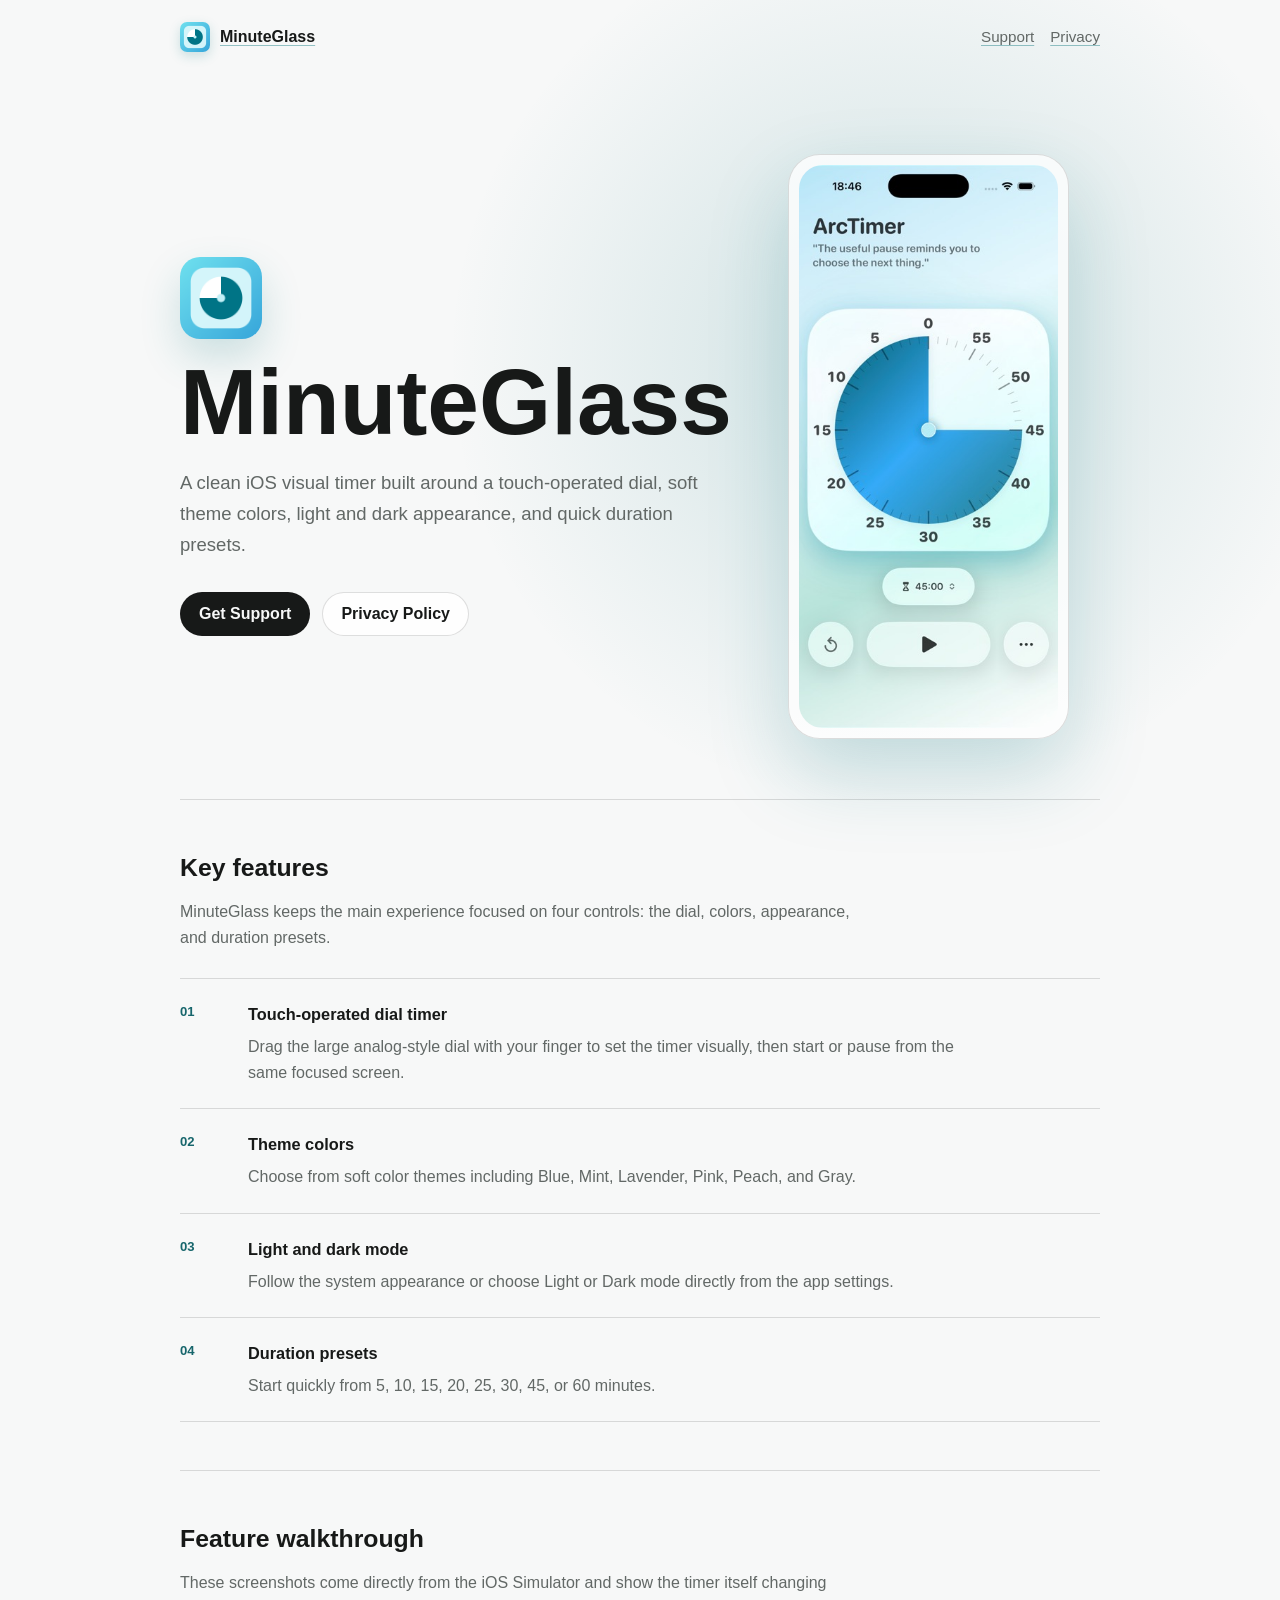
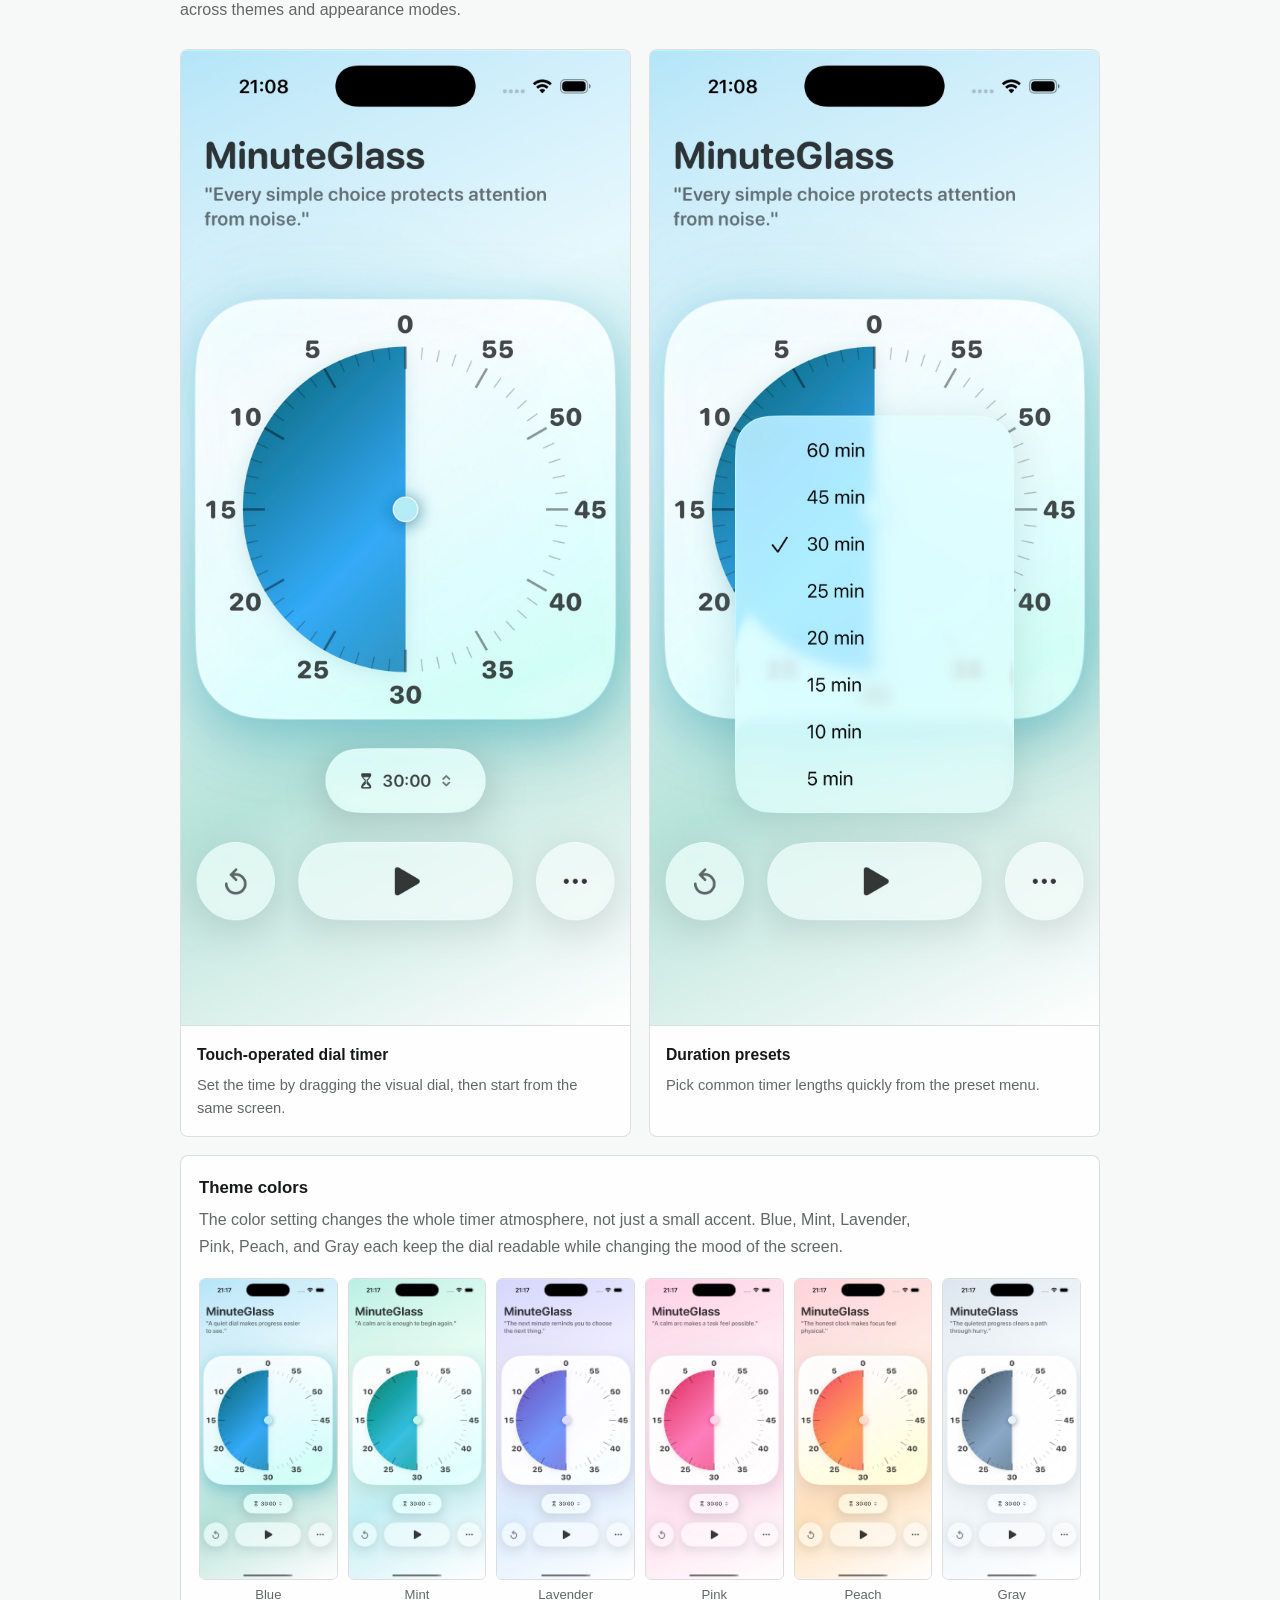
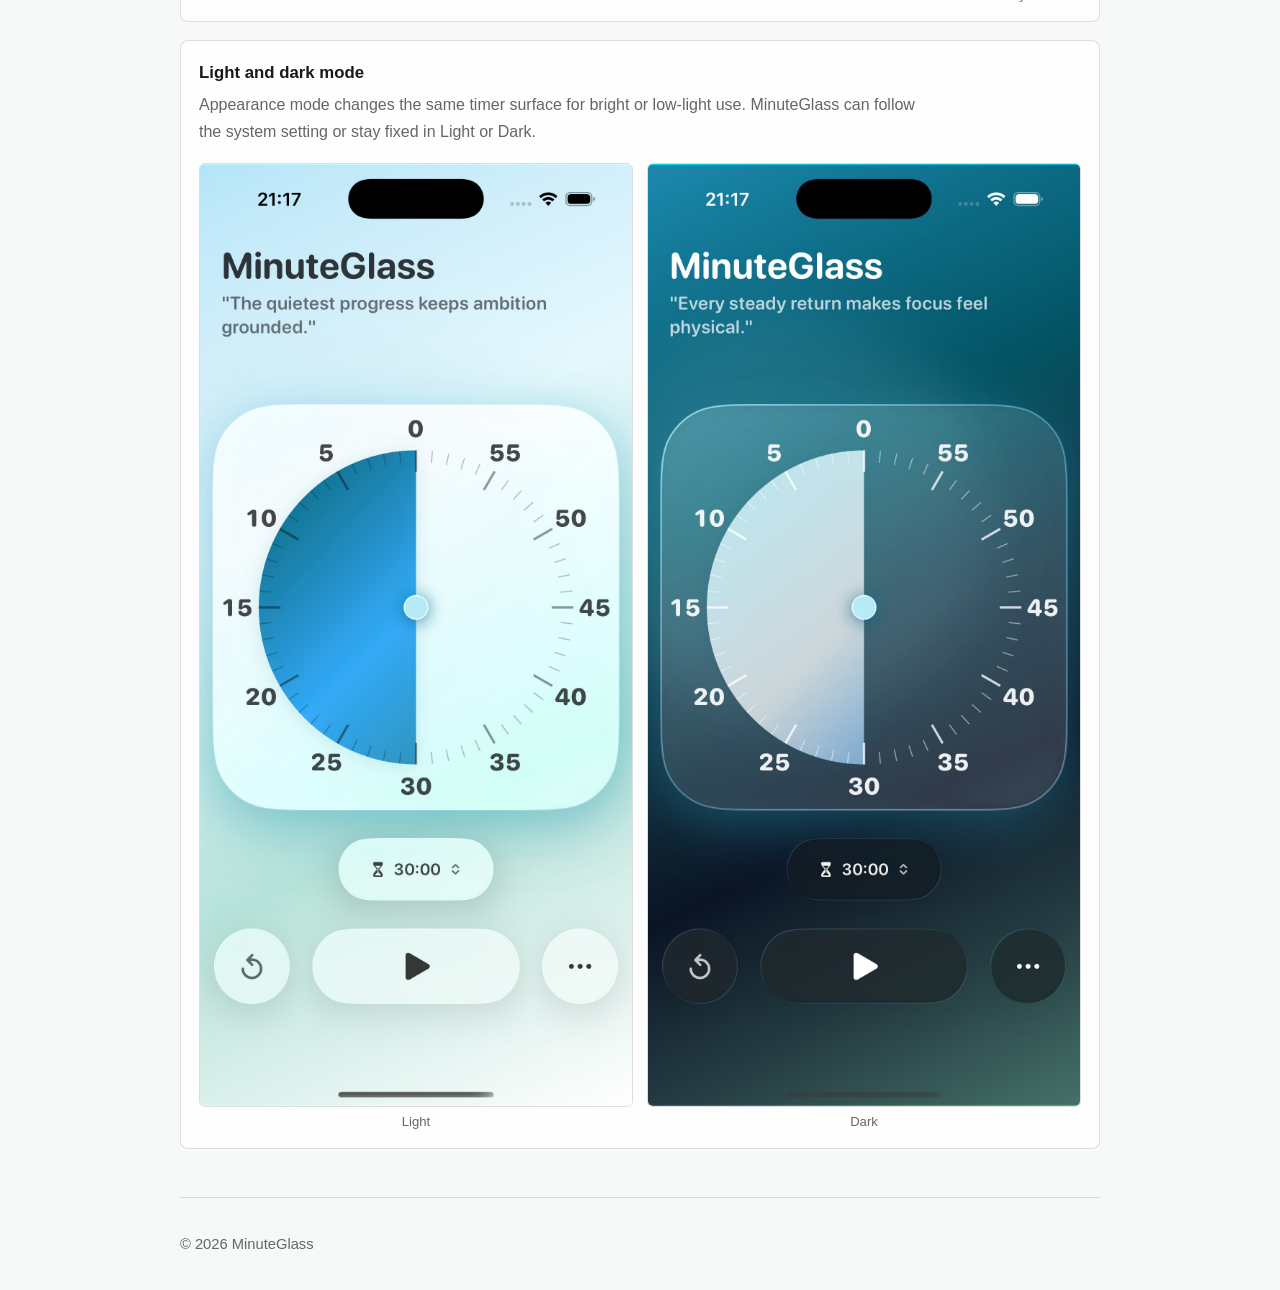
<file: index.html>
<!doctype html>
<html lang="en">
  <head>
    <meta charset="utf-8">
    <meta name="viewport" content="width=device-width, initial-scale=1">
    <title>MinuteGlass</title>
    <meta name="description" content="MinuteGlass is a clean iOS visual timer with a touch-operated dial, theme colors, light and dark mode, and quick presets.">
    <link rel="icon" href="./assets/icons/app-icon-120.png">
    <link rel="apple-touch-icon" href="./assets/icons/app-icon-180.png">
    <link rel="stylesheet" href="./styles.css">
  </head>
  <body>
    <header class="shell nav">
      <a class="brand" href="./index.html" aria-label="MinuteGlass home">
        <img class="app-icon-small" src="./assets/icons/app-icon-120.png" alt="" aria-hidden="true">
        <span>MinuteGlass</span>
      </a>
      <nav class="links" aria-label="Main navigation">
        <a href="./support.html">Support</a>
        <a href="./privacy.html">Privacy</a>
      </nav>
    </header>

    <main class="shell">
      <section class="hero">
        <div>
          <img class="app-icon-large" src="./assets/icons/app-icon-180.png" alt="" aria-hidden="true">
          <h1>MinuteGlass</h1>
          <p class="lede">A clean iOS visual timer built around a touch-operated dial, soft theme colors, light and dark appearance, and quick duration presets.</p>
          <div class="actions">
            <a class="button primary" href="./support.html">Get Support</a>
            <a class="button" href="./privacy.html">Privacy Policy</a>
          </div>
        </div>
        <figure class="phone-shot">
          <img src="./assets/screenshots/minuteglass-main.jpg" alt="MinuteGlass main screen showing a visual timer dial set to 45 minutes.">
        </figure>
      </section>

      <section class="section">
        <div class="section-heading">
          <h2>Key features</h2>
          <p>MinuteGlass keeps the main experience focused on four controls: the dial, colors, appearance, and duration presets.</p>
        </div>
        <div class="feature-list" aria-label="MinuteGlass feature list">
          <article class="feature-row">
            <span class="feature-index">01</span>
            <div>
              <h3>Touch-operated dial timer</h3>
              <p>Drag the large analog-style dial with your finger to set the timer visually, then start or pause from the same focused screen.</p>
            </div>
          </article>
          <article class="feature-row">
            <span class="feature-index">02</span>
            <div>
              <h3>Theme colors</h3>
              <p>Choose from soft color themes including Blue, Mint, Lavender, Pink, Peach, and Gray.</p>
            </div>
          </article>
          <article class="feature-row">
            <span class="feature-index">03</span>
            <div>
              <h3>Light and dark mode</h3>
              <p>Follow the system appearance or choose Light or Dark mode directly from the app settings.</p>
            </div>
          </article>
          <article class="feature-row">
            <span class="feature-index">04</span>
            <div>
              <h3>Duration presets</h3>
              <p>Start quickly from 5, 10, 15, 20, 25, 30, 45, or 60 minutes.</p>
            </div>
          </article>
        </div>
      </section>

      <section class="section">
        <div class="section-heading">
          <h2>Feature walkthrough</h2>
          <p>These screenshots come directly from the iOS Simulator and show the timer itself changing across themes and appearance modes.</p>
        </div>
        <div class="screenshot-grid two-up">
          <figure class="screenshot-card">
            <img src="./assets/screenshots/features/01-dial-timer.jpg" alt="MinuteGlass main screen with a large touch-operated analog-style dial timer." loading="lazy" decoding="async">
            <figcaption>
              <strong>Touch-operated dial timer</strong>
              <span>Set the time by dragging the visual dial, then start from the same screen.</span>
            </figcaption>
          </figure>
          <figure class="screenshot-card">
            <img src="./assets/screenshots/features/04-presets.jpg" alt="MinuteGlass duration preset menu showing 5 to 60 minute options." loading="lazy" decoding="async">
            <figcaption>
              <strong>Duration presets</strong>
              <span>Pick common timer lengths quickly from the preset menu.</span>
            </figcaption>
          </figure>
        </div>

        <article class="showcase-panel">
          <div class="showcase-copy">
            <h3>Theme colors</h3>
            <p>The color setting changes the whole timer atmosphere, not just a small accent. Blue, Mint, Lavender, Pink, Peach, and Gray each keep the dial readable while changing the mood of the screen.</p>
          </div>
          <div class="theme-grid" aria-label="MinuteGlass theme color examples">
            <figure class="theme-shot">
              <img src="./assets/screenshots/themes/blue.jpg" alt="MinuteGlass timer using the Blue theme." loading="lazy" decoding="async">
              <figcaption>Blue</figcaption>
            </figure>
            <figure class="theme-shot">
              <img src="./assets/screenshots/themes/mint.jpg" alt="MinuteGlass timer using the Mint theme." loading="lazy" decoding="async">
              <figcaption>Mint</figcaption>
            </figure>
            <figure class="theme-shot">
              <img src="./assets/screenshots/themes/lavender.jpg" alt="MinuteGlass timer using the Lavender theme." loading="lazy" decoding="async">
              <figcaption>Lavender</figcaption>
            </figure>
            <figure class="theme-shot">
              <img src="./assets/screenshots/themes/pink.jpg" alt="MinuteGlass timer using the Pink theme." loading="lazy" decoding="async">
              <figcaption>Pink</figcaption>
            </figure>
            <figure class="theme-shot">
              <img src="./assets/screenshots/themes/peach.jpg" alt="MinuteGlass timer using the Peach theme." loading="lazy" decoding="async">
              <figcaption>Peach</figcaption>
            </figure>
            <figure class="theme-shot">
              <img src="./assets/screenshots/themes/gray.jpg" alt="MinuteGlass timer using the Gray theme." loading="lazy" decoding="async">
              <figcaption>Gray</figcaption>
            </figure>
          </div>
        </article>

        <article class="showcase-panel">
          <div class="showcase-copy">
            <h3>Light and dark mode</h3>
            <p>Appearance mode changes the same timer surface for bright or low-light use. MinuteGlass can follow the system setting or stay fixed in Light or Dark.</p>
          </div>
          <div class="appearance-grid" aria-label="MinuteGlass light and dark appearance examples">
            <figure class="appearance-shot">
              <img src="./assets/screenshots/appearance/light.jpg" alt="MinuteGlass timer in Light mode." loading="lazy" decoding="async">
              <figcaption>Light</figcaption>
            </figure>
            <figure class="appearance-shot">
              <img src="./assets/screenshots/appearance/dark.jpg" alt="MinuteGlass timer in Dark mode." loading="lazy" decoding="async">
              <figcaption>Dark</figcaption>
            </figure>
          </div>
        </article>
      </section>

    </main>

    <footer class="shell footer">
      <span>© 2026 MinuteGlass</span>
    </footer>
  </body>
</html>
</file>
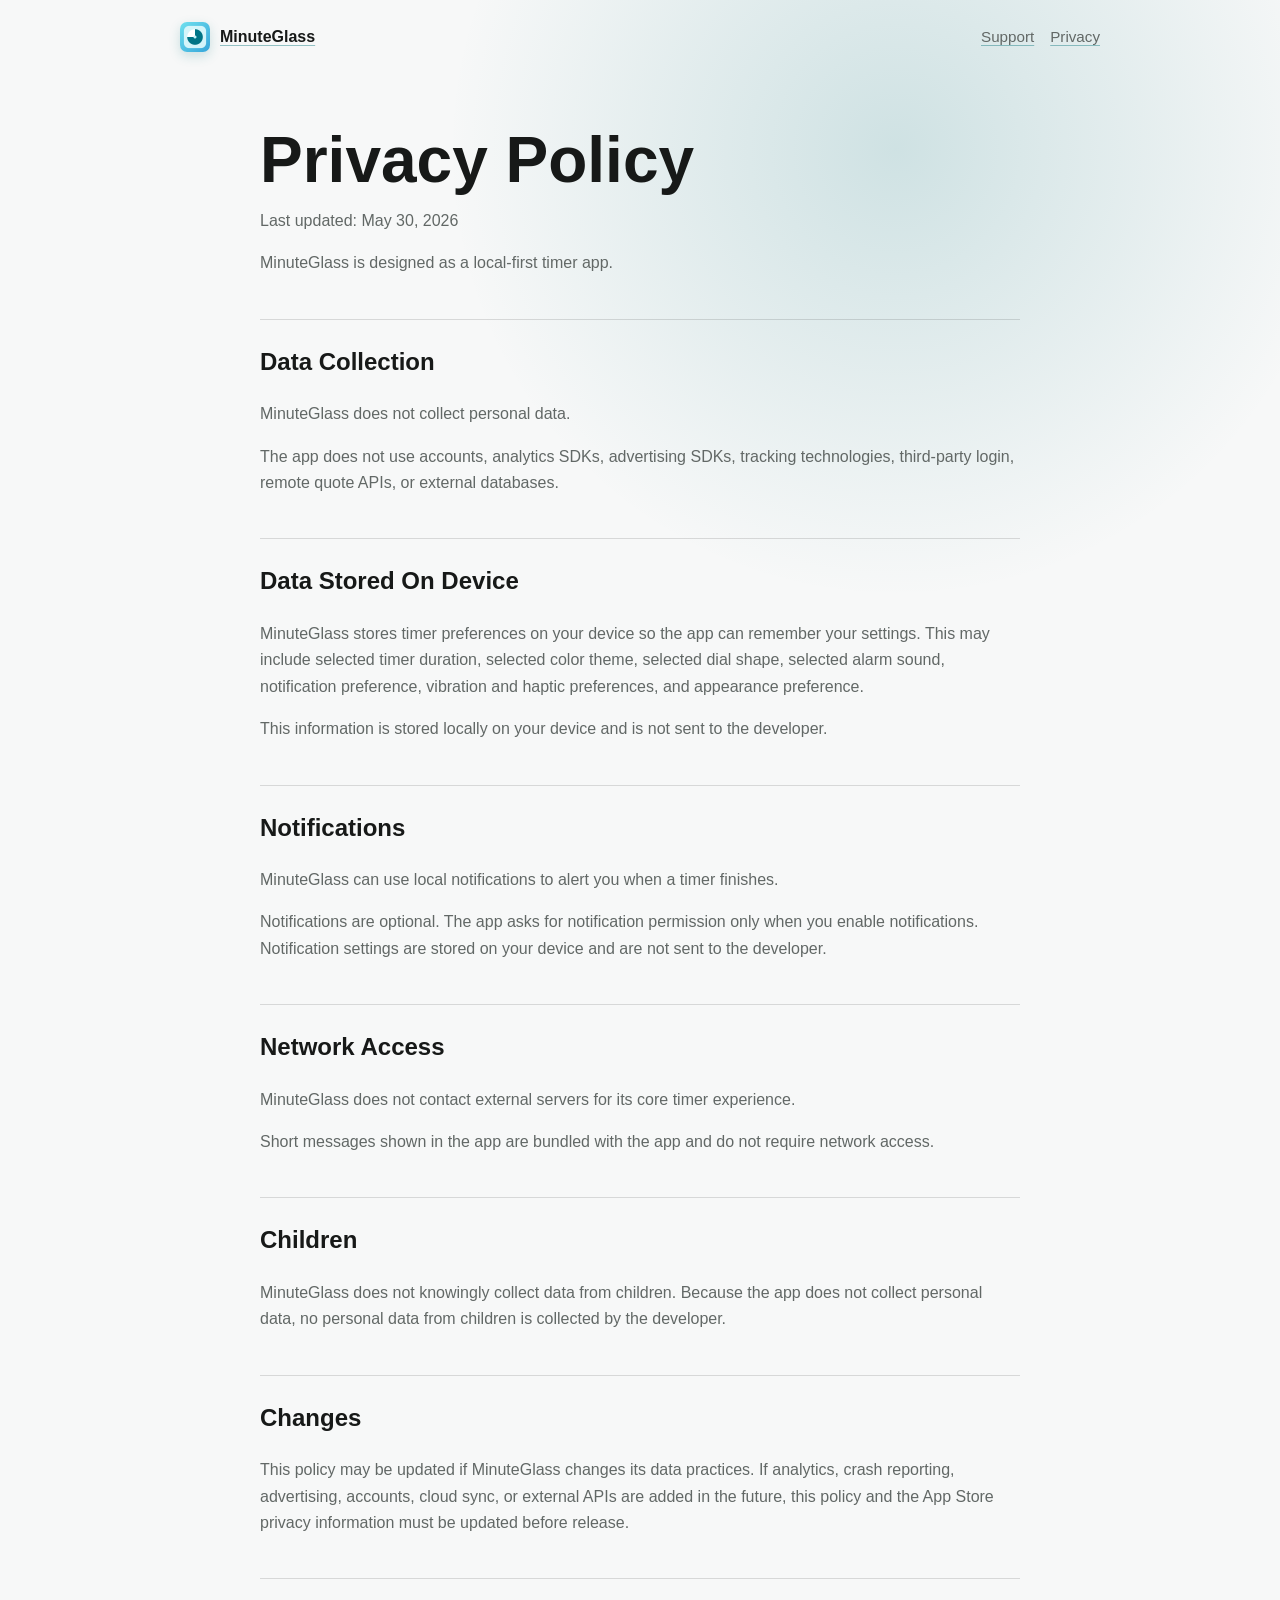
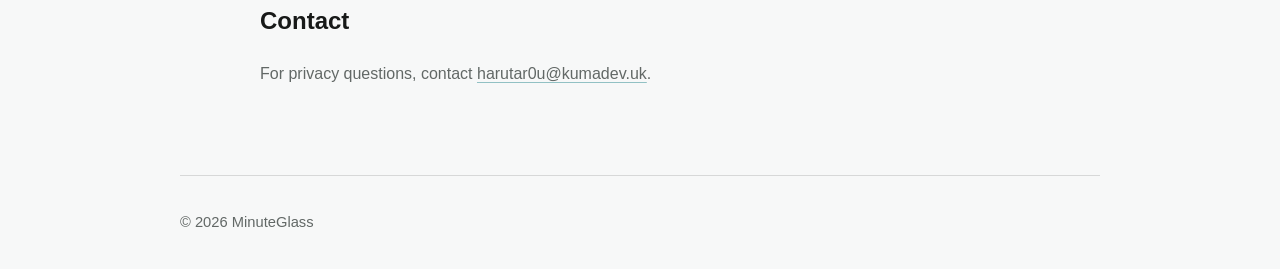
<file: privacy.html>
<!doctype html>
<html lang="en">
  <head>
    <meta charset="utf-8">
    <meta name="viewport" content="width=device-width, initial-scale=1">
    <title>MinuteGlass Privacy Policy</title>
    <meta name="description" content="Privacy Policy for MinuteGlass.">
    <link rel="icon" href="./assets/icons/app-icon-120.png">
    <link rel="apple-touch-icon" href="./assets/icons/app-icon-180.png">
    <link rel="stylesheet" href="./styles.css">
  </head>
  <body>
    <header class="shell nav">
      <a class="brand" href="./index.html" aria-label="MinuteGlass home">
        <img class="app-icon-small" src="./assets/icons/app-icon-120.png" alt="" aria-hidden="true">
        <span>MinuteGlass</span>
      </a>
      <nav class="links" aria-label="Main navigation">
        <a href="./support.html">Support</a>
        <a href="./privacy.html">Privacy</a>
      </nav>
    </header>

    <main class="shell policy">
      <h1>Privacy Policy</h1>
      <p>Last updated: May 30, 2026</p>
      <p>MinuteGlass is designed as a local-first timer app.</p>

      <h2>Data Collection</h2>
      <p>MinuteGlass does not collect personal data.</p>
      <p>The app does not use accounts, analytics SDKs, advertising SDKs, tracking technologies, third-party login, remote quote APIs, or external databases.</p>

      <h2>Data Stored On Device</h2>
      <p>MinuteGlass stores timer preferences on your device so the app can remember your settings. This may include selected timer duration, selected color theme, selected dial shape, selected alarm sound, notification preference, vibration and haptic preferences, and appearance preference.</p>
      <p>This information is stored locally on your device and is not sent to the developer.</p>

      <h2>Notifications</h2>
      <p>MinuteGlass can use local notifications to alert you when a timer finishes.</p>
      <p>Notifications are optional. The app asks for notification permission only when you enable notifications. Notification settings are stored on your device and are not sent to the developer.</p>

      <h2>Network Access</h2>
      <p>MinuteGlass does not contact external servers for its core timer experience.</p>
      <p>Short messages shown in the app are bundled with the app and do not require network access.</p>

      <h2>Children</h2>
      <p>MinuteGlass does not knowingly collect data from children. Because the app does not collect personal data, no personal data from children is collected by the developer.</p>

      <h2>Changes</h2>
      <p>This policy may be updated if MinuteGlass changes its data practices. If analytics, crash reporting, advertising, accounts, cloud sync, or external APIs are added in the future, this policy and the App Store privacy information must be updated before release.</p>

      <h2>Contact</h2>
      <p>For privacy questions, contact <a href="mailto:harutar0u@kumadev.uk">harutar0u@kumadev.uk</a>.</p>
    </main>

    <footer class="shell footer">
      <span>© 2026 MinuteGlass</span>
    </footer>
  </body>
</html>
</file>
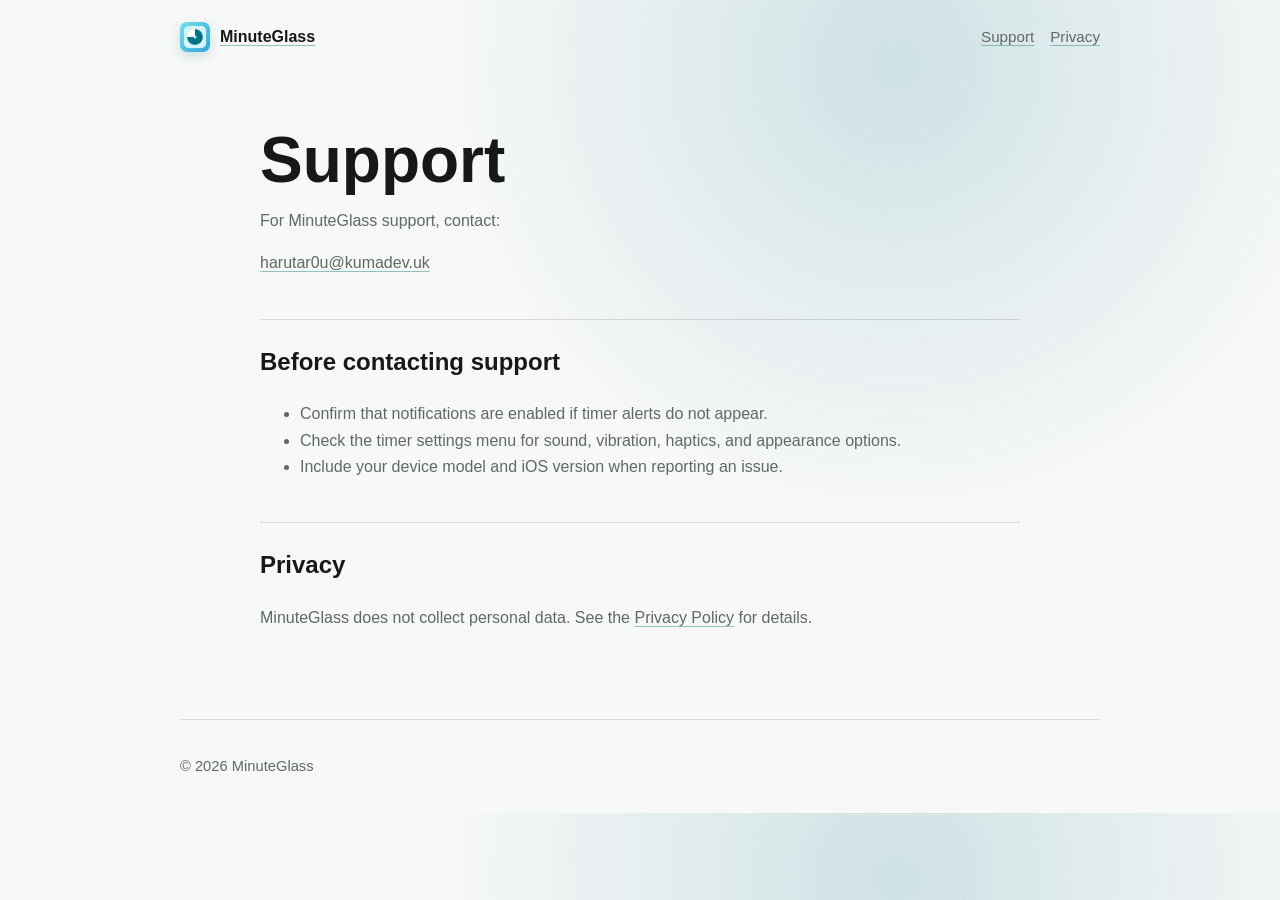
<file: support.html>
<!doctype html>
<html lang="en">
  <head>
    <meta charset="utf-8">
    <meta name="viewport" content="width=device-width, initial-scale=1">
    <title>MinuteGlass Support</title>
    <meta name="description" content="Support information for MinuteGlass.">
    <link rel="icon" href="./assets/icons/app-icon-120.png">
    <link rel="apple-touch-icon" href="./assets/icons/app-icon-180.png">
    <link rel="stylesheet" href="./styles.css">
  </head>
  <body>
    <header class="shell nav">
      <a class="brand" href="./index.html" aria-label="MinuteGlass home">
        <img class="app-icon-small" src="./assets/icons/app-icon-120.png" alt="" aria-hidden="true">
        <span>MinuteGlass</span>
      </a>
      <nav class="links" aria-label="Main navigation">
        <a href="./support.html">Support</a>
        <a href="./privacy.html">Privacy</a>
      </nav>
    </header>

    <main class="shell policy">
      <h1>Support</h1>
      <p>For MinuteGlass support, contact:</p>
      <p><a href="mailto:harutar0u@kumadev.uk">harutar0u@kumadev.uk</a></p>

      <h2>Before contacting support</h2>
      <ul>
        <li>Confirm that notifications are enabled if timer alerts do not appear.</li>
        <li>Check the timer settings menu for sound, vibration, haptics, and appearance options.</li>
        <li>Include your device model and iOS version when reporting an issue.</li>
      </ul>

      <h2>Privacy</h2>
      <p>MinuteGlass does not collect personal data. See the <a href="./privacy.html">Privacy Policy</a> for details.</p>
    </main>

    <footer class="shell footer">
      <span>© 2026 MinuteGlass</span>
    </footer>
  </body>
</html>
</file>
<file: styles.css>
:root {
  color-scheme: light dark;
  --bg: #f7f8f8;
  --fg: #171918;
  --muted: #626866;
  --line: color-mix(in srgb, var(--fg) 14%, transparent);
  --panel: color-mix(in srgb, canvas 86%, transparent);
  --accent: #177c84;
}

* {
  box-sizing: border-box;
}

body {
  margin: 0;
  background:
    radial-gradient(circle at 70% 8%, color-mix(in srgb, var(--accent) 18%, transparent), transparent 28rem),
    var(--bg);
  color: var(--fg);
  font-family: ui-rounded, "SF Pro Rounded", "SF Pro Display", -apple-system, BlinkMacSystemFont, "Segoe UI", sans-serif;
  line-height: 1.65;
}

a {
  color: inherit;
  text-decoration-color: color-mix(in srgb, var(--accent) 45%, transparent);
  text-underline-offset: 0.18em;
}

.shell {
  width: min(920px, calc(100% - 40px));
  margin: 0 auto;
}

.nav {
  display: flex;
  align-items: center;
  justify-content: space-between;
  gap: 20px;
  padding: 22px 0;
}

.brand {
  display: inline-flex;
  align-items: center;
  gap: 10px;
  font-weight: 760;
  letter-spacing: 0;
}

.app-icon-small {
  width: 30px;
  height: 30px;
  border-radius: 7px;
  box-shadow: 0 4px 12px color-mix(in srgb, var(--accent) 20%, transparent);
}

.links {
  display: flex;
  gap: 16px;
  color: var(--muted);
  font-size: 0.95rem;
}

.hero {
  display: grid;
  grid-template-columns: 1.1fr 0.9fr;
  align-items: center;
  gap: 56px;
  min-height: 62vh;
  padding: 64px 0 44px;
}

.hero h1 {
  margin: 0;
  font-size: clamp(3rem, 8vw, 5.8rem);
  line-height: 0.9;
  letter-spacing: 0;
}

.app-icon-large {
  display: block;
  width: 82px;
  height: 82px;
  margin-bottom: 22px;
  border-radius: 20px;
  box-shadow: 0 18px 40px color-mix(in srgb, var(--accent) 20%, transparent);
}

.lede {
  max-width: 34rem;
  margin: 24px 0 0;
  color: var(--muted);
  font-size: 1.16rem;
}

.actions {
  display: flex;
  flex-wrap: wrap;
  gap: 12px;
  margin-top: 32px;
}

.button {
  display: inline-flex;
  align-items: center;
  justify-content: center;
  min-height: 44px;
  padding: 0 18px;
  border: 1px solid var(--line);
  border-radius: 999px;
  background: var(--panel);
  font-weight: 650;
  text-decoration: none;
}

.button.primary {
  background: var(--fg);
  color: var(--bg);
}

.phone-shot {
  width: min(330px, 100%);
  margin-inline: auto;
  padding: 10px;
  border: 1px solid var(--line);
  border-radius: 32px;
  background: color-mix(in srgb, canvas 74%, transparent);
  box-shadow: 0 34px 80px color-mix(in srgb, var(--accent) 22%, transparent);
}

.phone-shot img {
  display: block;
  width: 100%;
  height: auto;
  border-radius: 24px;
}

.section {
  padding: 48px 0;
  border-top: 1px solid var(--line);
}

.section h2 {
  margin: 0 0 18px;
  font-size: 1.55rem;
  letter-spacing: 0;
}

.section-heading {
  max-width: 680px;
  margin-bottom: 26px;
}

.section-heading h2 {
  margin-bottom: 10px;
}

.section-heading p {
  margin: 0;
  color: var(--muted);
}

.grid {
  display: grid;
  grid-template-columns: repeat(3, 1fr);
  gap: 18px;
}

.panel {
  min-height: 142px;
  padding: 22px;
  border: 1px solid var(--line);
  border-radius: 8px;
  background: var(--panel);
}

.panel h3 {
  margin: 0 0 8px;
  font-size: 1rem;
}

.panel p,
.feature-row p,
.policy p,
.policy li {
  color: var(--muted);
}

.feature-list {
  border-top: 1px solid var(--line);
}

.feature-row {
  display: grid;
  grid-template-columns: 48px minmax(0, 1fr);
  gap: 20px;
  padding: 22px 0;
  border-bottom: 1px solid var(--line);
}

.feature-index {
  color: color-mix(in srgb, var(--accent) 78%, var(--fg));
  font-size: 0.82rem;
  font-weight: 760;
  letter-spacing: 0;
}

.feature-row h3 {
  margin: 0 0 6px;
  font-size: 1.02rem;
}

.feature-row p {
  max-width: 720px;
  margin: 0;
}

.screenshot-grid {
  display: grid;
  grid-template-columns: repeat(4, minmax(0, 1fr));
  gap: 18px;
}

.screenshot-grid.two-up {
  grid-template-columns: repeat(2, minmax(0, 1fr));
  margin-bottom: 18px;
}

.screenshot-card {
  margin: 0;
  overflow: hidden;
  border: 1px solid var(--line);
  border-radius: 8px;
  background: var(--panel);
}

.screenshot-card img {
  display: block;
  width: 100%;
  aspect-ratio: 1206 / 2622;
  object-fit: cover;
  object-position: top center;
  border-bottom: 1px solid var(--line);
}

.screenshot-card figcaption {
  display: grid;
  gap: 6px;
  padding: 16px;
}

.screenshot-card strong {
  font-size: 0.98rem;
}

.screenshot-card span {
  color: var(--muted);
  font-size: 0.92rem;
  line-height: 1.55;
}

.showcase-panel {
  display: grid;
  gap: 18px;
  margin-top: 18px;
  padding: 18px;
  border: 1px solid var(--line);
  border-radius: 8px;
  background: var(--panel);
}

.showcase-copy {
  max-width: 720px;
}

.showcase-copy h3 {
  margin: 0 0 6px;
  font-size: 1.05rem;
}

.showcase-copy p {
  margin: 0;
  color: var(--muted);
}

.theme-grid {
  display: grid;
  grid-template-columns: repeat(6, minmax(0, 1fr));
  gap: 10px;
}

.appearance-grid {
  display: grid;
  grid-template-columns: repeat(2, minmax(0, 1fr));
  gap: 14px;
}

.theme-shot,
.appearance-shot {
  margin: 0;
}

.theme-shot img,
.appearance-shot img {
  display: block;
  width: 100%;
  aspect-ratio: 1206 / 2622;
  object-fit: cover;
  object-position: top center;
  border: 1px solid var(--line);
  border-radius: 6px;
}

.theme-shot figcaption,
.appearance-shot figcaption {
  margin-top: 6px;
  color: var(--muted);
  font-size: 0.82rem;
  line-height: 1.3;
  text-align: center;
}

.policy {
  max-width: 760px;
  padding: 54px 0 72px;
}

.policy h1 {
  margin: 0 0 8px;
  font-size: clamp(2.2rem, 6vw, 4rem);
  line-height: 1;
}

.policy h2 {
  margin-top: 42px;
  padding-top: 22px;
  border-top: 1px solid var(--line);
}

.footer {
  padding: 34px 0;
  border-top: 1px solid var(--line);
  color: var(--muted);
  font-size: 0.92rem;
}

@media (max-width: 900px) {
  .screenshot-grid,
  .theme-grid {
    grid-template-columns: repeat(2, minmax(0, 1fr));
  }
}

@media (max-width: 760px) {
  .nav,
  .links {
    align-items: flex-start;
    flex-direction: column;
  }

  .hero,
  .grid,
  .screenshot-grid,
  .screenshot-grid.two-up,
  .appearance-grid {
    grid-template-columns: 1fr;
  }

  .feature-row {
    grid-template-columns: 1fr;
    gap: 8px;
  }

  .hero {
    gap: 36px;
    padding-top: 44px;
  }
}
</file>
